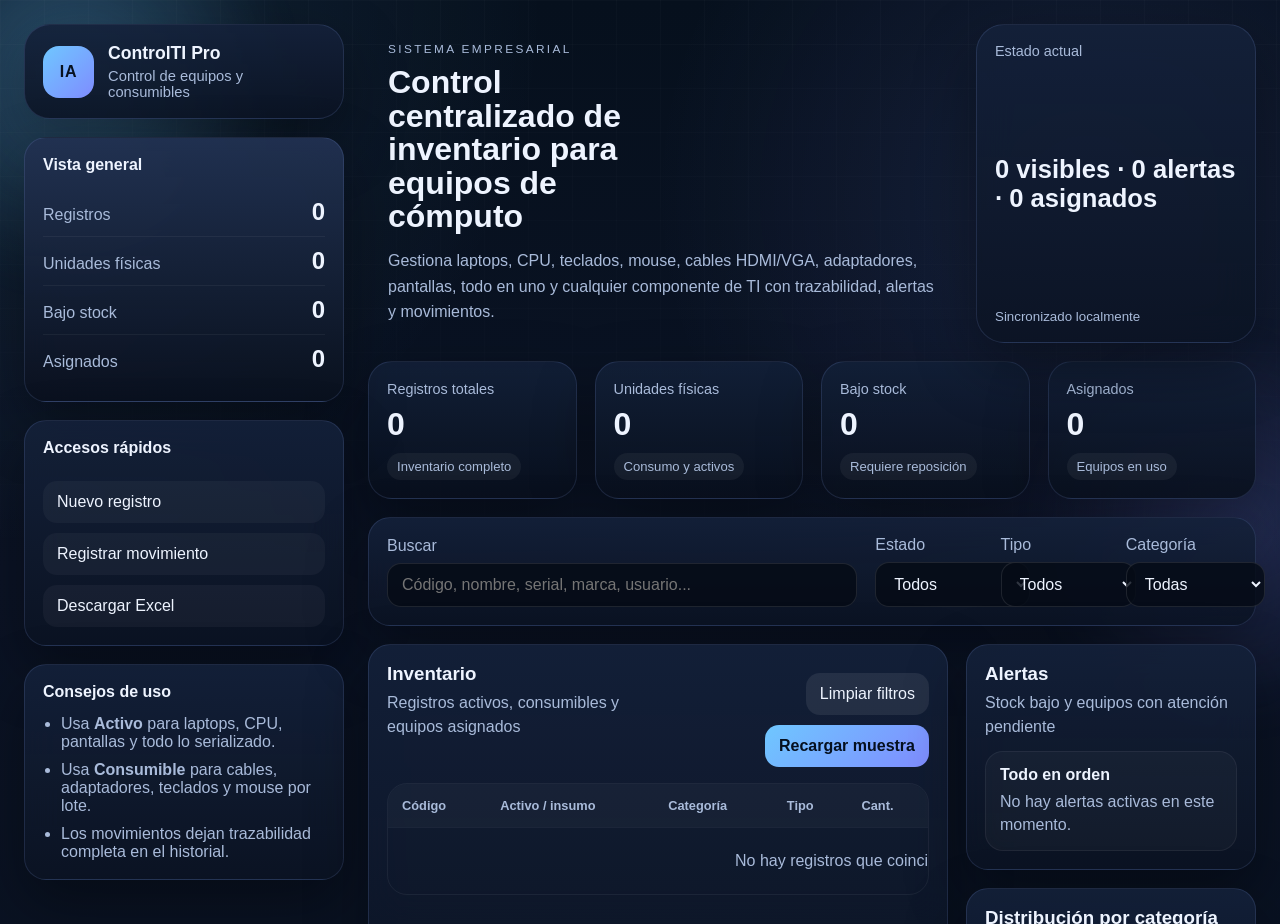
<file: index.html>
<!doctype html>
<html lang="es">
<head>
  <meta charset="utf-8" />
  <meta name="viewport" content="width=device-width, initial-scale=1" />
  <meta http-equiv="refresh" content="0; url=outputs/inventario-avanzado/index.html" />
  <title>ControlTI Pro</title>
  <style>
    :root {
      color-scheme: dark;
      font-family: "Segoe UI", Arial, sans-serif;
    }
    body {
      margin: 0;
      min-height: 100vh;
      display: grid;
      place-items: center;
      background: radial-gradient(circle at top, #10213a, #08111f 58%, #050a13);
      color: #eef4ff;
    }
    main {
      width: min(720px, calc(100% - 32px));
      padding: 32px;
      border: 1px solid rgba(255,255,255,0.08);
      border-radius: 24px;
      background: rgba(12, 22, 40, 0.9);
      box-shadow: 0 24px 60px rgba(0, 0, 0, 0.35);
      text-align: center;
    }
    h1 {
      margin: 0 0 12px;
      font-size: clamp(2rem, 5vw, 3.5rem);
    }
    p {
      margin: 0 auto 24px;
      max-width: 60ch;
      color: #a9bbda;
      line-height: 1.6;
    }
    a {
      display: inline-block;
      padding: 12px 18px;
      border-radius: 14px;
      background: linear-gradient(135deg, #6fc7ff, #7f8cff);
      color: #05101f;
      text-decoration: none;
      font-weight: 700;
    }
  </style>
</head>
<body>
  <main>
    <h1>ControlTI Pro</h1>
    <p>
      Sistema avanzado de inventario para empresas que administran equipos de computo, consumibles y activos de TI.
    </p>
    <a href="outputs/inventario-avanzado/index.html">Abrir sistema</a>
  </main>
</body>
</html>
</file>
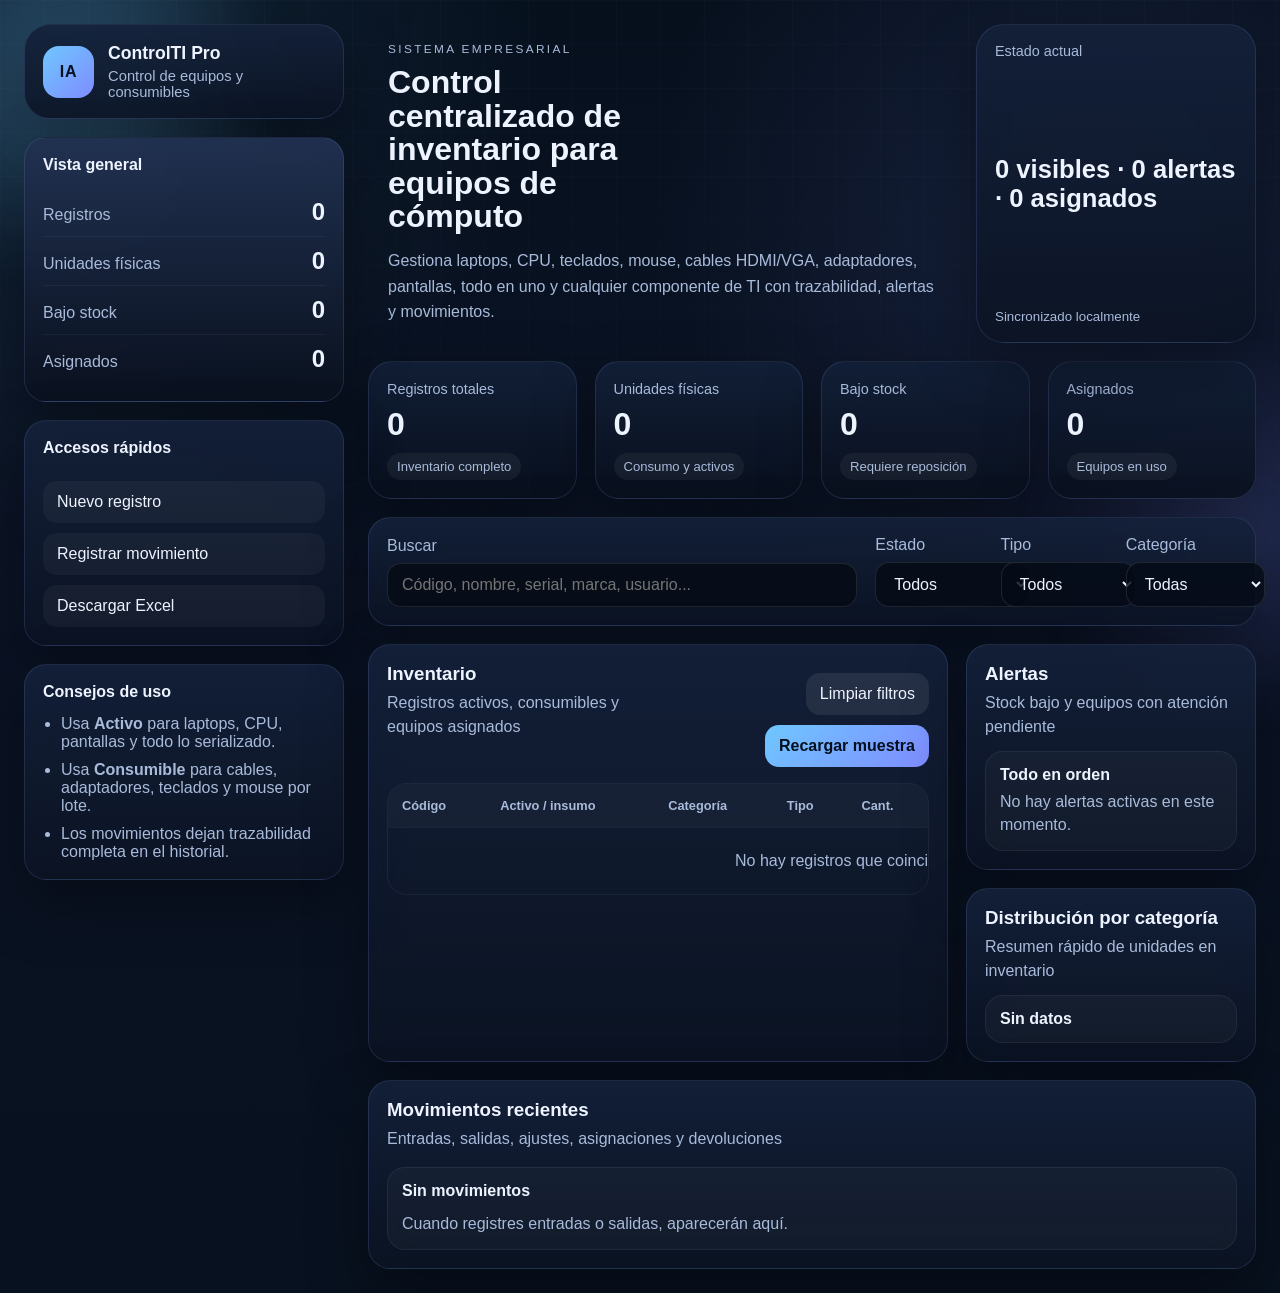
<file: outputs/inventario-avanzado/index.html>
<!doctype html>
<html lang="es">
<head>
  <meta charset="utf-8" />
  <meta name="viewport" content="width=device-width, initial-scale=1" />
  <title>ControlTI Pro</title>
  <link rel="stylesheet" href="styles.css" />
</head>
<body>
  <div class="bg-orb orb-1"></div>
  <div class="bg-orb orb-2"></div>
  <div class="bg-grid"></div>

  <div class="app-shell">
    <aside class="sidebar">
      <div class="brand">
        <div class="brand-mark">IA</div>
        <div>
          <h1>ControlTI Pro</h1>
          <p>Control de equipos y consumibles</p>
        </div>
      </div>

      <section class="panel panel-accent">
        <h2>Vista general</h2>
        <div class="mini-stat">
          <span>Registros</span>
          <strong id="totalRecords">0</strong>
        </div>
        <div class="mini-stat">
          <span>Unidades físicas</span>
          <strong id="totalUnits">0</strong>
        </div>
        <div class="mini-stat">
          <span>Bajo stock</span>
          <strong id="lowStockCount">0</strong>
        </div>
        <div class="mini-stat">
          <span>Asignados</span>
          <strong id="assignedCount">0</strong>
        </div>
      </section>

      <section class="panel">
        <h2>Accesos rápidos</h2>
        <button class="ghost-btn" id="newItemBtn">Nuevo registro</button>
        <button class="ghost-btn" id="newMovementBtn">Registrar movimiento</button>
        <button class="ghost-btn" id="exportExcelBtn">Descargar Excel</button>
      </section>

      <section class="panel">
        <h2>Consejos de uso</h2>
        <ul class="tips">
          <li>Usa <strong>Activo</strong> para laptops, CPU, pantallas y todo lo serializado.</li>
          <li>Usa <strong>Consumible</strong> para cables, adaptadores, teclados y mouse por lote.</li>
          <li>Los movimientos dejan trazabilidad completa en el historial.</li>
        </ul>
      </section>
    </aside>

    <main class="content">
      <header class="hero">
        <div>
          <p class="eyebrow">Sistema empresarial</p>
          <h2>Control centralizado de inventario para equipos de cómputo</h2>
          <p class="hero-copy">
            Gestiona laptops, CPU, teclados, mouse, cables HDMI/VGA, adaptadores, pantallas, todo en uno y cualquier
            componente de TI con trazabilidad, alertas y movimientos.
          </p>
        </div>
        <div class="hero-card">
          <span>Estado actual</span>
          <strong id="statusSummary">Cargando...</strong>
          <small id="lastSync">Sincronizado localmente</small>
        </div>
      </header>

      <section class="stats-grid" id="statsGrid"></section>

      <section class="toolbar panel">
        <div class="search-wrap">
          <label for="searchInput">Buscar</label>
          <input id="searchInput" type="search" placeholder="Código, nombre, serial, marca, usuario..." />
        </div>
        <div class="filters">
          <label>
            Estado
            <select id="statusFilter"></select>
          </label>
          <label>
            Tipo
            <select id="typeFilter"></select>
          </label>
          <label>
            Categoría
            <select id="categoryFilter"></select>
          </label>
        </div>
      </section>

      <section class="workspace">
        <article class="panel table-panel">
          <div class="section-head">
            <div>
              <h3>Inventario</h3>
              <p>Registros activos, consumibles y equipos asignados</p>
            </div>
            <div class="section-actions">
              <button class="secondary-btn" id="resetFiltersBtn">Limpiar filtros</button>
              <button class="primary-btn" id="seedBtn">Recargar muestra</button>
            </div>
          </div>

          <div class="table-wrap">
            <table>
              <thead>
                <tr>
                  <th>Código</th>
                  <th>Activo / insumo</th>
                  <th>Categoría</th>
                  <th>Tipo</th>
                  <th>Cant.</th>
                  <th>Mín.</th>
                  <th>Ubicación</th>
                  <th>Asignado a</th>
                  <th>Estado</th>
                  <th>Acciones</th>
                </tr>
              </thead>
              <tbody id="inventoryBody"></tbody>
            </table>
          </div>
        </article>

        <aside class="side-stack">
          <article class="panel">
            <div class="section-head compact">
              <div>
                <h3>Alertas</h3>
                <p>Stock bajo y equipos con atención pendiente</p>
              </div>
            </div>
            <div id="alertsList" class="card-list"></div>
          </article>

          <article class="panel">
            <div class="section-head compact">
              <div>
                <h3>Distribución por categoría</h3>
                <p>Resumen rápido de unidades en inventario</p>
              </div>
            </div>
            <div id="categoryChart" class="chart-list"></div>
          </article>
        </aside>
      </section>

      <section class="panel">
        <div class="section-head">
          <div>
            <h3>Movimientos recientes</h3>
            <p>Entradas, salidas, ajustes, asignaciones y devoluciones</p>
          </div>
        </div>
        <div id="movementList" class="timeline"></div>
      </section>
    </main>
  </div>

  <div class="modal hidden" id="itemModal">
    <div class="modal-card">
      <div class="section-head">
        <div>
          <h3 id="itemModalTitle">Nuevo registro</h3>
          <p>Alta o edición de inventario</p>
        </div>
        <button class="icon-btn" data-close="itemModal" aria-label="Cerrar">×</button>
      </div>
      <form id="itemForm" class="form-grid">
        <input type="hidden" id="itemId" />
        <label>Código
          <input id="itemCode" required placeholder="IT-0001" />
        </label>
        <label>Nombre
          <input id="itemName" required placeholder="Laptop Dell, Cable HDMI..." />
        </label>
        <label>Tipo
          <select id="itemType" required>
            <option value="Activo">Activo</option>
            <option value="Consumible">Consumible</option>
          </select>
        </label>
        <label>Categoría
          <input id="itemCategory" list="categorySuggestions" required placeholder="Laptop, CPU, adaptador..." />
          <datalist id="categorySuggestions">
            <option value="Laptop"></option>
            <option value="CPU"></option>
            <option value="Teclado"></option>
            <option value="Mouse"></option>
            <option value="Cable HDMI"></option>
            <option value="Cable VGA"></option>
            <option value="Adaptador"></option>
            <option value="Pantalla"></option>
            <option value="Todo en uno"></option>
            <option value="Accesorio"></option>
          </datalist>
        </label>
        <label>Marca
          <input id="itemBrand" placeholder="Dell, Lenovo, HP..." />
        </label>
        <label>Modelo
          <input id="itemModel" placeholder="Latitude 5420..." />
        </label>
        <label>Serial
          <input id="itemSerial" placeholder="Solo para activos" />
        </label>
        <label>Cantidad
          <input id="itemQuantity" type="number" min="1" value="1" required />
        </label>
        <label>Mínimo de alerta
          <input id="itemMinStock" type="number" min="0" value="1" required />
        </label>
        <label>Ubicación
          <input id="itemLocation" list="locationSuggestions" placeholder="Almacén TI, piso 2..." />
          <datalist id="locationSuggestions">
            <option value="Almacén TI"></option>
            <option value="Recepción"></option>
            <option value="Mesa de soporte"></option>
            <option value="Sucursal Norte"></option>
            <option value="Sucursal Sur"></option>
          </datalist>
        </label>
        <label>Asignado a
          <input id="itemAssignedTo" placeholder="Nombre, área o responsable" />
        </label>
        <label>Estado
          <select id="itemStatus">
            <option value="Disponible">Disponible</option>
            <option value="Asignado">Asignado</option>
            <option value="Mantenimiento">Mantenimiento</option>
            <option value="Baja">Baja</option>
            <option value="Agotado">Agotado</option>
          </select>
        </label>
        <label class="full-width">Observaciones
          <textarea id="itemNotes" rows="4" placeholder="Garantía, condición, accesorios incluidos..."></textarea>
        </label>
        <div class="form-actions full-width">
          <button type="button" class="secondary-btn" data-close="itemModal">Cancelar</button>
          <button type="submit" class="primary-btn">Guardar registro</button>
        </div>
      </form>
    </div>
  </div>

  <div class="modal hidden" id="movementModal">
    <div class="modal-card">
      <div class="section-head">
        <div>
          <h3>Registrar movimiento</h3>
          <p>Control de entradas, salidas, asignaciones y devoluciones</p>
        </div>
        <button class="icon-btn" data-close="movementModal" aria-label="Cerrar">×</button>
      </div>
      <form id="movementForm" class="form-grid">
        <input type="hidden" id="movementItemId" />
        <label>Registro
          <input id="movementItemName" disabled />
        </label>
        <label>Movimiento
          <select id="movementType" required>
            <option value="Entrada">Entrada</option>
            <option value="Salida">Salida</option>
            <option value="Ajuste">Ajuste</option>
            <option value="Asignación">Asignación</option>
            <option value="Devolución">Devolución</option>
            <option value="Mantenimiento">Mantenimiento</option>
            <option value="Baja">Baja</option>
          </select>
        </label>
        <label>Cantidad
          <input id="movementQuantity" type="number" min="1" value="1" required />
        </label>
        <label>Responsable
          <input id="movementResponsible" placeholder="Usuario, área o responsable" />
        </label>
        <label>Destino / ubicación
          <input id="movementDestination" placeholder="Sucursal, oficina, almacén..." />
        </label>
        <label class="full-width">Notas
          <textarea id="movementNotes" rows="4" placeholder="Observaciones del movimiento"></textarea>
        </label>
        <div class="form-actions full-width">
          <button type="button" class="secondary-btn" data-close="movementModal">Cancelar</button>
          <button type="submit" class="primary-btn">Registrar movimiento</button>
        </div>
      </form>
    </div>
  </div>

  <div class="toast hidden" id="toast"></div>

  <script src="app.js"></script>
</body>
</html>
</file>
<file: outputs/inventario-avanzado/styles.css>
:root {
  color-scheme: dark;
  --bg: #08111f;
  --bg-2: #0f1b2f;
  --panel: rgba(12, 22, 40, 0.82);
  --panel-strong: rgba(16, 29, 51, 0.96);
  --border: rgba(146, 179, 255, 0.14);
  --text: #eef4ff;
  --muted: #a9bbda;
  --primary: #6fc7ff;
  --primary-2: #7f8cff;
  --success: #37d39a;
  --warning: #ffca63;
  --danger: #ff6b7a;
  --shadow: 0 24px 60px rgba(0, 0, 0, 0.35);
  --radius: 22px;
  --radius-sm: 14px;
  --transition: 180ms ease;
  font-family: "Segoe UI", "Trebuchet MS", "Verdana", sans-serif;
}

* {
  box-sizing: border-box;
}

html,
body {
  margin: 0;
  min-height: 100%;
  background:
    radial-gradient(circle at top left, rgba(111, 199, 255, 0.12), transparent 30%),
    radial-gradient(circle at 85% 15%, rgba(127, 140, 255, 0.12), transparent 28%),
    linear-gradient(180deg, #06101d, #0b1325 44%, #08111f);
  color: var(--text);
}

body {
  overflow-x: hidden;
}

button,
input,
select,
textarea {
  font: inherit;
}

button {
  cursor: pointer;
}

.bg-orb,
.bg-grid {
  position: fixed;
  inset: auto;
  pointer-events: none;
  z-index: 0;
}

.bg-orb {
  width: 26rem;
  height: 26rem;
  border-radius: 50%;
  filter: blur(26px);
  opacity: 0.55;
}

.orb-1 {
  top: -8rem;
  left: -8rem;
  background: radial-gradient(circle, rgba(111, 199, 255, 0.55), transparent 68%);
}

.orb-2 {
  right: -10rem;
  top: 20rem;
  background: radial-gradient(circle, rgba(127, 140, 255, 0.42), transparent 66%);
}

.bg-grid {
  inset: 0;
  background-image:
    linear-gradient(rgba(255, 255, 255, 0.03) 1px, transparent 1px),
    linear-gradient(90deg, rgba(255, 255, 255, 0.03) 1px, transparent 1px);
  background-size: 44px 44px;
  mask-image: linear-gradient(to bottom, rgba(0, 0, 0, 0.6), transparent 85%);
}

.app-shell {
  position: relative;
  z-index: 1;
  display: grid;
  grid-template-columns: 320px minmax(0, 1fr);
  gap: 24px;
  padding: 24px;
}

.sidebar,
.content {
  min-width: 0;
}

.sidebar {
  display: flex;
  flex-direction: column;
  gap: 18px;
  position: sticky;
  top: 24px;
  height: calc(100vh - 48px);
}

.brand,
.panel,
.hero-card,
.modal-card {
  background: linear-gradient(180deg, rgba(20, 33, 58, 0.9), rgba(11, 19, 35, 0.88));
  border: 1px solid var(--border);
  box-shadow: var(--shadow);
  backdrop-filter: blur(18px);
}

.brand {
  border-radius: 26px;
  padding: 18px;
  display: flex;
  align-items: center;
  gap: 14px;
}

.brand-mark {
  width: 52px;
  height: 52px;
  display: grid;
  place-items: center;
  border-radius: 16px;
  background: linear-gradient(135deg, var(--primary), var(--primary-2));
  color: #07111f;
  font-weight: 900;
  letter-spacing: 0.05em;
}

.brand h1,
.hero h2,
.panel h2,
.section-head h3 {
  margin: 0;
}

.brand p,
.hero-copy,
.panel p,
.mini-stat span,
.section-head p,
.hero-card small,
.eyebrow,
.tips,
label {
  color: var(--muted);
}

.brand h1 {
  font-size: 1.1rem;
}

.brand p {
  margin: 4px 0 0;
  font-size: 0.92rem;
}

.panel {
  border-radius: var(--radius);
  padding: 18px;
}

.panel-accent {
  background: linear-gradient(180deg, rgba(33, 49, 81, 0.96), rgba(10, 17, 30, 0.92));
}

.panel h2 {
  margin-bottom: 14px;
  font-size: 1rem;
}

.mini-stat {
  display: flex;
  justify-content: space-between;
  align-items: baseline;
  gap: 16px;
  padding: 10px 0;
  border-bottom: 1px solid rgba(255, 255, 255, 0.05);
}

.mini-stat:last-child {
  border-bottom: 0;
}

.mini-stat strong {
  font-size: 1.5rem;
}

.ghost-btn,
.primary-btn,
.secondary-btn,
.icon-btn {
  border: 0;
  border-radius: 14px;
  padding: 12px 14px;
  transition: transform var(--transition), opacity var(--transition), background var(--transition);
}

.ghost-btn,
.secondary-btn {
  width: 100%;
  text-align: left;
  background: rgba(255, 255, 255, 0.04);
  color: var(--text);
  margin-top: 10px;
}

.ghost-btn:hover,
.secondary-btn:hover,
.primary-btn:hover,
.icon-btn:hover {
  transform: translateY(-1px);
}

.primary-btn {
  background: linear-gradient(135deg, var(--primary), var(--primary-2));
  color: #05101f;
  font-weight: 700;
}

.secondary-btn {
  width: auto;
  background: rgba(255, 255, 255, 0.08);
  color: var(--text);
}

.icon-btn {
  width: 42px;
  height: 42px;
  border-radius: 12px;
  background: rgba(255, 255, 255, 0.06);
  color: var(--text);
  font-size: 1.25rem;
  line-height: 1;
}

.tips {
  margin: 0;
  padding-left: 18px;
  display: grid;
  gap: 10px;
}

.content {
  display: grid;
  gap: 18px;
}

.hero {
  display: grid;
  grid-template-columns: minmax(0, 1fr) 280px;
  gap: 18px;
  align-items: stretch;
}

.hero > div:first-child,
.hero-card {
  border-radius: 28px;
}

.hero > div:first-child {
  padding: 18px 20px;
}

.eyebrow {
  margin: 0 0 10px;
  text-transform: uppercase;
  letter-spacing: 0.2em;
  font-size: 0.74rem;
}

.hero h2 {
  font-size: clamp(1.7rem, 2.5vw, 3rem);
  line-height: 1.05;
  max-width: 14ch;
}

.hero-copy {
  max-width: 66ch;
  font-size: 1rem;
  line-height: 1.6;
  margin: 14px 0 0;
}

.hero-card {
  padding: 18px;
  display: grid;
  align-content: space-between;
}

.hero-card span {
  color: var(--muted);
  font-size: 0.9rem;
}

.hero-card strong {
  font-size: 1.6rem;
}

.stats-grid {
  display: grid;
  grid-template-columns: repeat(4, minmax(0, 1fr));
  gap: 18px;
}

.stat-card {
  background: linear-gradient(180deg, rgba(18, 31, 55, 0.95), rgba(9, 16, 29, 0.9));
  border: 1px solid var(--border);
  border-radius: 24px;
  padding: 18px;
  box-shadow: var(--shadow);
}

.stat-card .label {
  color: var(--muted);
  font-size: 0.9rem;
}

.stat-card .value {
  display: block;
  margin-top: 8px;
  font-size: 2rem;
  font-weight: 800;
  letter-spacing: -0.03em;
}

.stat-card .delta {
  display: inline-flex;
  margin-top: 10px;
  padding: 6px 10px;
  border-radius: 999px;
  background: rgba(255, 255, 255, 0.05);
  color: var(--muted);
  font-size: 0.82rem;
}

.toolbar {
  display: grid;
  grid-template-columns: minmax(260px, 1.3fr) minmax(0, 1fr);
  gap: 18px;
  align-items: end;
}

.search-wrap,
.filters label,
.form-grid label {
  display: grid;
  gap: 8px;
}

.search-wrap input,
.filters select,
.form-grid input,
.form-grid select,
.form-grid textarea {
  border: 1px solid rgba(255, 255, 255, 0.1);
  border-radius: 14px;
  background: rgba(6, 11, 22, 0.82);
  color: var(--text);
  padding: 12px 14px;
  outline: none;
  transition: border-color var(--transition), box-shadow var(--transition);
}

.search-wrap input:focus,
.filters select:focus,
.form-grid input:focus,
.form-grid select:focus,
.form-grid textarea:focus {
  border-color: rgba(111, 199, 255, 0.6);
  box-shadow: 0 0 0 3px rgba(111, 199, 255, 0.13);
}

.filters {
  display: grid;
  grid-template-columns: repeat(3, minmax(0, 1fr));
  gap: 14px;
}

.workspace {
  display: grid;
  grid-template-columns: minmax(0, 1.6fr) minmax(290px, 0.8fr);
  gap: 18px;
}

.table-panel {
  overflow: hidden;
}

.section-head {
  display: flex;
  justify-content: space-between;
  align-items: flex-start;
  gap: 16px;
  margin-bottom: 16px;
}

.section-head.compact {
  margin-bottom: 12px;
}

.section-head p {
  margin: 6px 0 0;
  line-height: 1.5;
}

.section-actions {
  display: flex;
  gap: 10px;
  flex-wrap: wrap;
  justify-content: flex-end;
}

.table-wrap {
  overflow: auto;
  border-radius: 20px;
  border: 1px solid rgba(255, 255, 255, 0.06);
}

table {
  width: 100%;
  border-collapse: collapse;
  min-width: 1080px;
}

thead th {
  text-align: left;
  font-size: 0.8rem;
  color: var(--muted);
  padding: 14px 14px;
  background: rgba(255, 255, 255, 0.03);
  position: sticky;
  top: 0;
  z-index: 1;
}

tbody td {
  padding: 14px;
  border-top: 1px solid rgba(255, 255, 255, 0.05);
  vertical-align: top;
}

tbody tr:hover {
  background: rgba(255, 255, 255, 0.03);
}

.row-title {
  font-weight: 700;
}

.subtle {
  color: var(--muted);
  font-size: 0.88rem;
  margin-top: 4px;
}

.pill {
  display: inline-flex;
  align-items: center;
  gap: 6px;
  padding: 6px 10px;
  border-radius: 999px;
  font-size: 0.8rem;
  font-weight: 700;
  white-space: nowrap;
}

.pill::before {
  content: "";
  width: 8px;
  height: 8px;
  border-radius: 50%;
  background: currentColor;
}

.pill.success {
  color: var(--success);
  background: rgba(55, 211, 154, 0.12);
}

.pill.warning {
  color: var(--warning);
  background: rgba(255, 202, 99, 0.12);
}

.pill.danger {
  color: var(--danger);
  background: rgba(255, 107, 122, 0.12);
}

.pill.info {
  color: var(--primary);
  background: rgba(111, 199, 255, 0.12);
}

.table-actions {
  display: flex;
  gap: 8px;
  flex-wrap: wrap;
}

.mini-action {
  border: 0;
  border-radius: 12px;
  padding: 8px 10px;
  background: rgba(255, 255, 255, 0.06);
  color: var(--text);
}

.mini-action:hover {
  background: rgba(255, 255, 255, 0.12);
}

.side-stack {
  display: grid;
  gap: 18px;
}

.card-list,
.chart-list {
  display: grid;
  gap: 12px;
}

.alert-card,
.chart-row,
.timeline-item {
  border: 1px solid rgba(255, 255, 255, 0.06);
  border-radius: 18px;
  background: rgba(255, 255, 255, 0.03);
  padding: 14px;
}

.alert-card strong,
.timeline-item strong {
  display: block;
}

.alert-card p,
.timeline-item p {
  margin: 6px 0 0;
  color: var(--muted);
  line-height: 1.45;
}

.chart-row {
  display: grid;
  gap: 10px;
}

.chart-row header {
  display: flex;
  justify-content: space-between;
  gap: 12px;
}

.bar {
  height: 10px;
  border-radius: 999px;
  overflow: hidden;
  background: rgba(255, 255, 255, 0.08);
}

.bar > span {
  display: block;
  height: 100%;
  border-radius: inherit;
  background: linear-gradient(90deg, var(--primary), var(--primary-2));
}

.timeline {
  display: grid;
  gap: 12px;
}

.timeline-item {
  display: grid;
  gap: 6px;
}

.timeline-meta {
  display: flex;
  flex-wrap: wrap;
  gap: 8px;
  align-items: center;
  color: var(--muted);
  font-size: 0.88rem;
}

.form-grid {
  display: grid;
  grid-template-columns: repeat(2, minmax(0, 1fr));
  gap: 14px;
}

.full-width {
  grid-column: 1 / -1;
}

.form-actions {
  display: flex;
  justify-content: flex-end;
  gap: 10px;
}

.modal {
  position: fixed;
  inset: 0;
  z-index: 20;
  display: grid;
  place-items: center;
  background: rgba(4, 8, 16, 0.72);
  backdrop-filter: blur(8px);
  padding: 20px;
}

.modal.hidden,
.toast.hidden {
  display: none;
}

.modal-card {
  width: min(1040px, 100%);
  max-height: min(92vh, 980px);
  overflow: auto;
  border-radius: 28px;
  padding: 20px;
}

.toast {
  position: fixed;
  right: 24px;
  bottom: 24px;
  z-index: 30;
  padding: 14px 16px;
  border-radius: 16px;
  background: rgba(8, 16, 30, 0.96);
  border: 1px solid rgba(255, 255, 255, 0.08);
  box-shadow: var(--shadow);
  max-width: 360px;
}

@media (max-width: 1220px) {
  .app-shell {
    grid-template-columns: 1fr;
  }

  .sidebar {
    position: static;
    height: auto;
  }

  .hero,
  .toolbar,
  .workspace,
  .stats-grid {
    grid-template-columns: 1fr;
  }
}

@media (max-width: 760px) {
  .app-shell {
    padding: 14px;
    gap: 14px;
  }

  .panel,
  .hero > div:first-child,
  .hero-card,
  .modal-card {
    border-radius: 20px;
  }

  .filters,
  .form-grid {
    grid-template-columns: 1fr;
  }

  .section-head,
  .section-actions,
  .form-actions {
    flex-direction: column;
    align-items: stretch;
  }

  .secondary-btn,
  .primary-btn {
    width: 100%;
  }

  .hero h2 {
    max-width: none;
  }

  .toast {
    left: 14px;
    right: 14px;
    bottom: 14px;
    max-width: none;
  }
}
</file>
